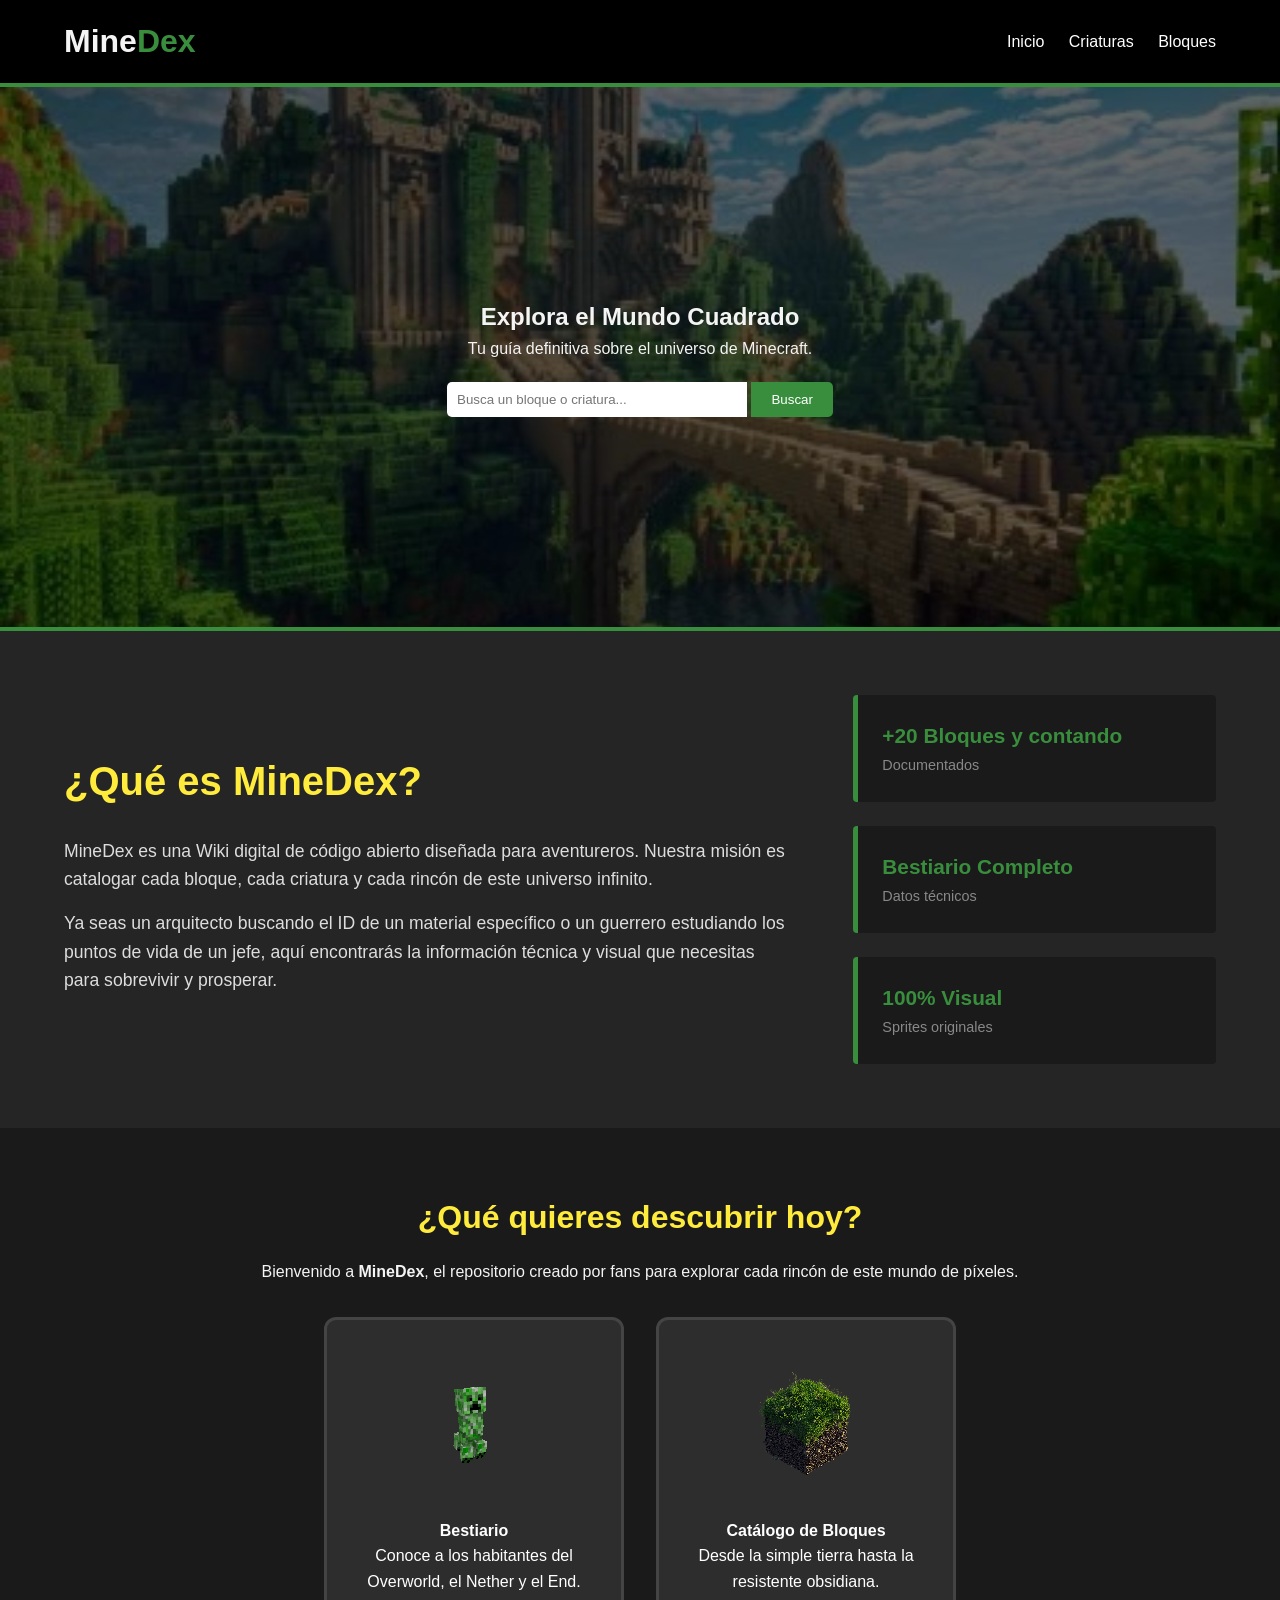
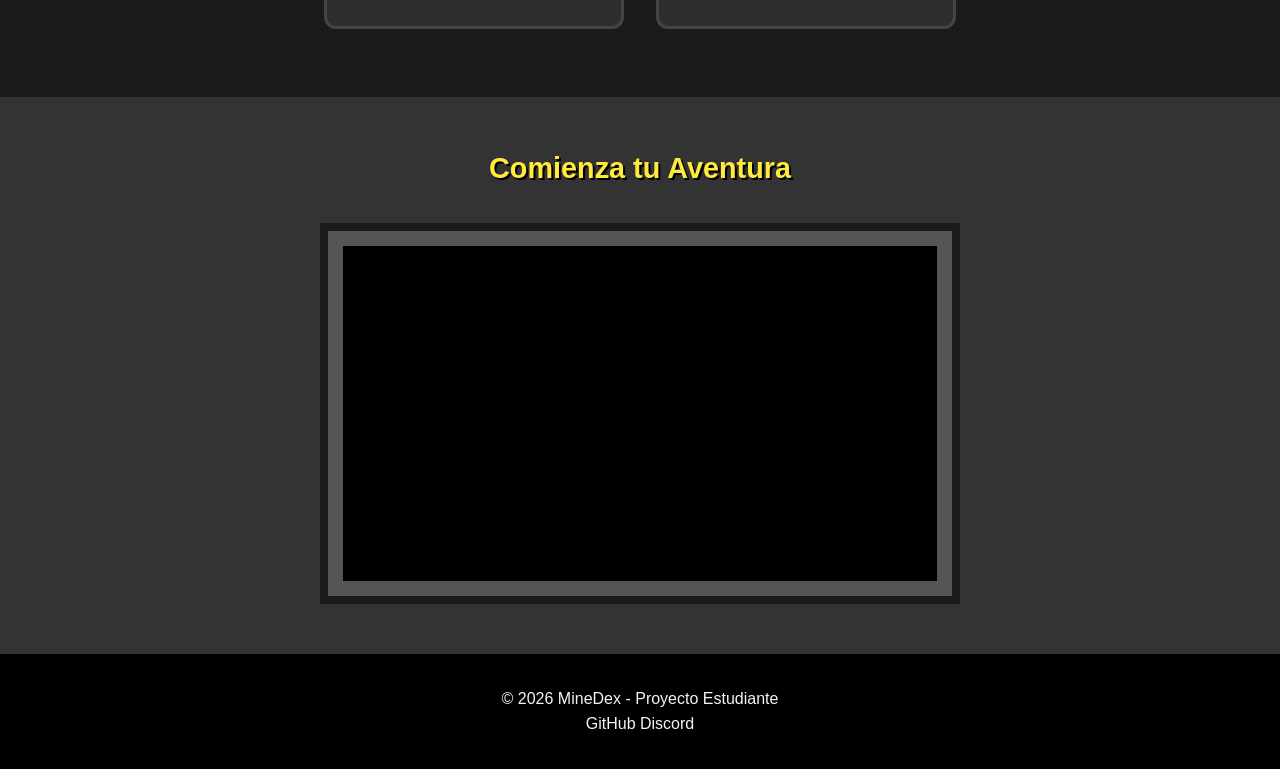
<file: index.html>
<!DOCTYPE html>
<html lang="es">
<head>
    <meta charset="UTF-8">
    <meta name="viewport" content="width=device-width, initial-scale=1.0">
    <title>MineDex - La Enciclopedia de Bloques</title>
    <link rel="stylesheet" href="style.css">
</head>
<body>

    <header class="header">
        <div class="logo">
            <h1>Mine<span>Dex</span></h1>
        </div>
        <nav class="nav">
            <a href="index.html">Inicio</a>
            <a href="criaturas.html">Criaturas</a>
            <a href="bloques.html">Bloques</a>
        </nav>
    </header>

    <main>
        <section class="hero">
            <div class="hero-content">
                <h2>Explora el Mundo Cuadrado</h2>
                <p>Tu guía definitiva sobre el universo de Minecraft.</p>
                <div class="search-bar">
                    <input type="text" placeholder="Busca un bloque o criatura...">
                    <button>Buscar</button>
                </div>
            </div>
        </section>

        <section class="about-wiki">
            <div class="about-container">
                <div class="about-text">
                    <h2>¿Qué es MineDex?</h2>
                    <p>
                        MineDex es una Wiki digital de código abierto diseñada para aventureros. 
                        Nuestra misión es catalogar cada bloque, cada criatura y cada rincón de este universo infinito.
                    </p>
                    <p>
                        Ya seas un arquitecto buscando el ID de un material específico o un guerrero estudiando los puntos de vida de un jefe, aquí encontrarás la información técnica y visual que necesitas para sobrevivir y prosperar.
                    </p>
                </div>
                <div class="about-features">
                    <div class="feature">
                        <strong>+20 Bloques y contando</strong>
                        <span>Documentados</span>
                    </div>
                    <div class="feature">
                        <strong>Bestiario Completo</strong>
                        <span>Datos técnicos</span>
                    </div>
                    <div class="feature">
                        <strong>100% Visual</strong>
                        <span>Sprites originales</span>
                    </div>
                </div>
            </div>
        </section>

        <section class="intro-navigation">
            <div class="container-info">
                <h3>¿Qué quieres descubrir hoy?</h3>
                <p>Bienvenido a <strong>MineDex</strong>, el repositorio creado por fans para explorar cada rincón de este mundo de píxeles.</p>
            </div>

            <div class="nav-cards">
                <a href="criaturas.html" class="nav-card-item">
                    <div class="card-icon">
                        <img src="img/creeper.gif" alt="Criaturas">
                    </div>
                    <h4>Bestiario</h4>
                    <p>Conoce a los habitantes del Overworld, el Nether y el End.</p>
                </a>

                <a href="bloques.html" class="nav-card-item">
                    <div class="card-icon">
                        <img src="img/grass_block.png" alt="Bloques">
                    </div>
                    <h4>Catálogo de Bloques</h4>
                    <p>Desde la simple tierra hasta la resistente obsidiana.</p>
                </a>
            </div>
        </section>

        <section class="multimedia">
            <h2>Comienza tu Aventura</h2>
            <div class="video-frame">
                <div class="video-ratio">
                    <iframe 
                        src="https://www.youtube.com/embed/kSv6qlPtvR0" 
                        title="YouTube video player" 
                        allowfullscreen>
                    </iframe>
                </div>
            </div>
        </section>
    </main>

    <footer class="footer">
        <p>&copy; 2026 MineDex - Proyecto Estudiante</p>
        <div class="social">
            <span>GitHub</span>
            <span>Discord</span>
        </div>
    </footer>

</body>
</html>
</file>
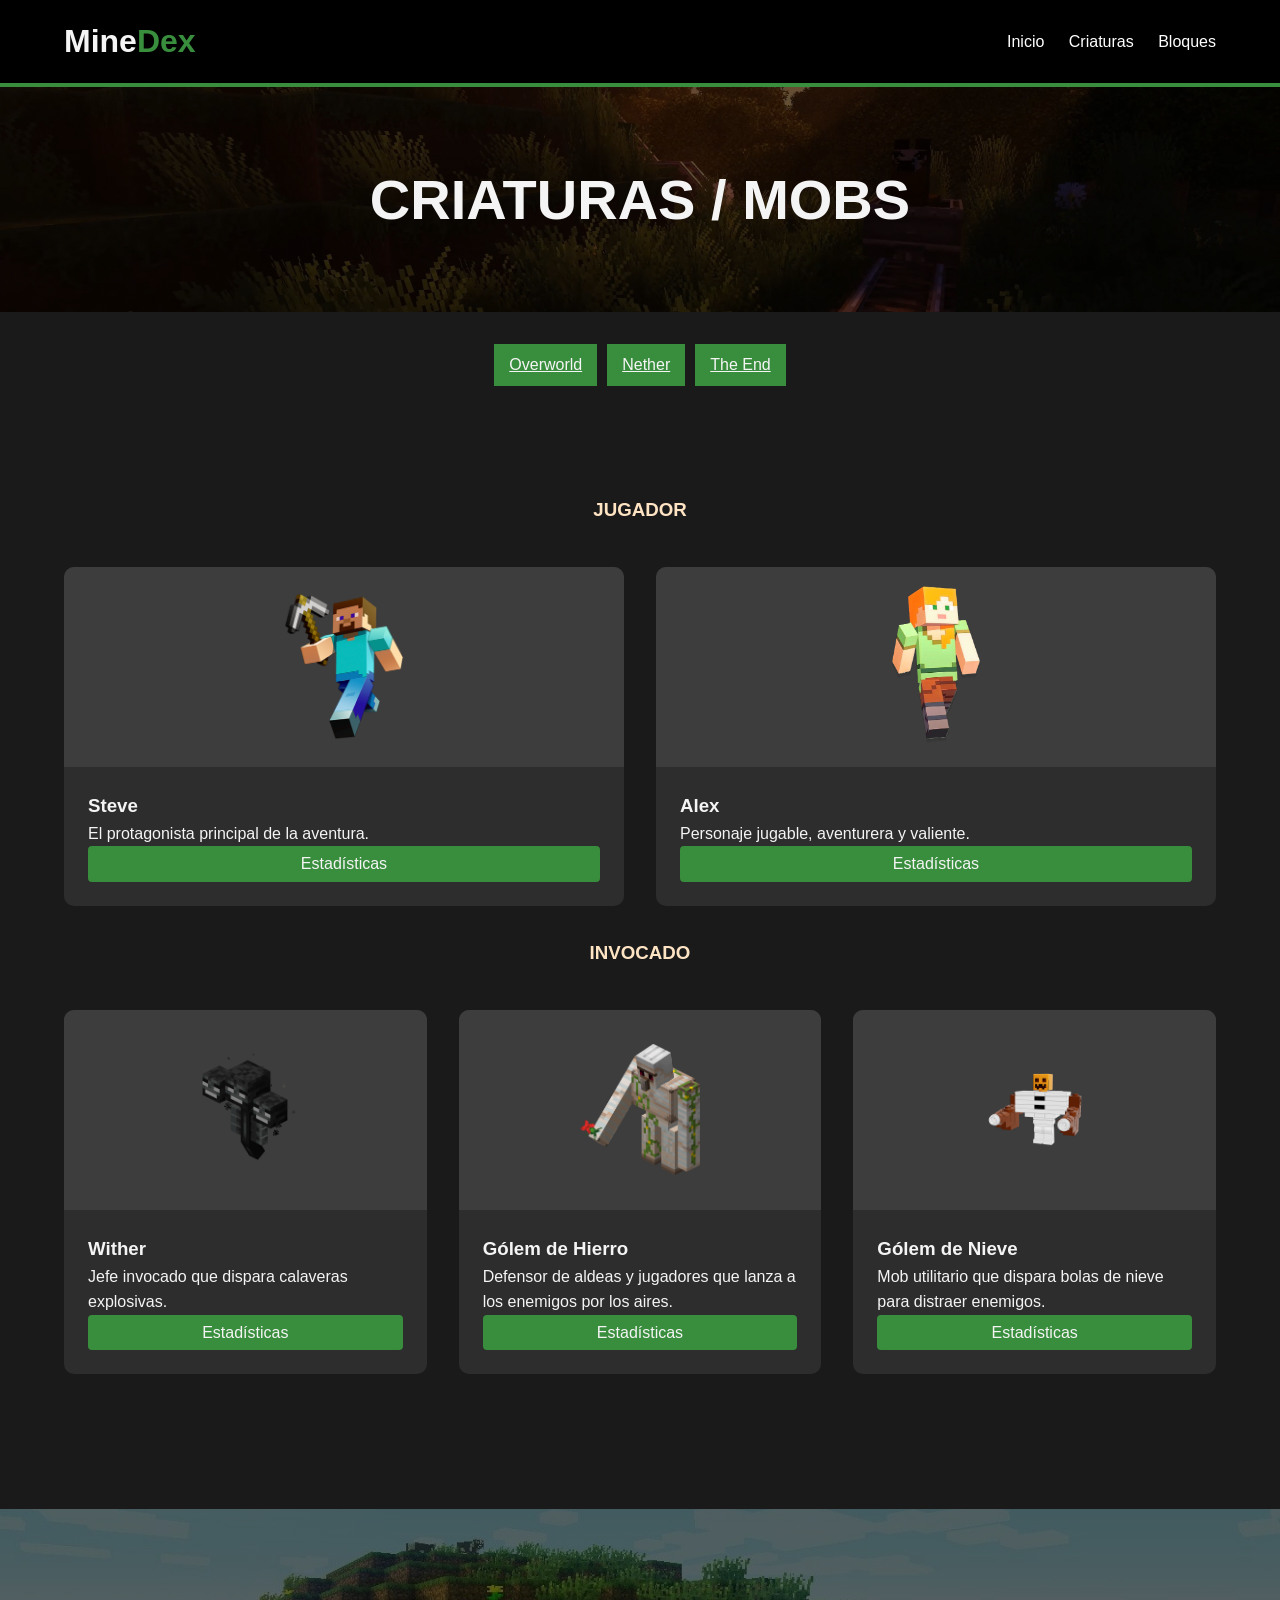
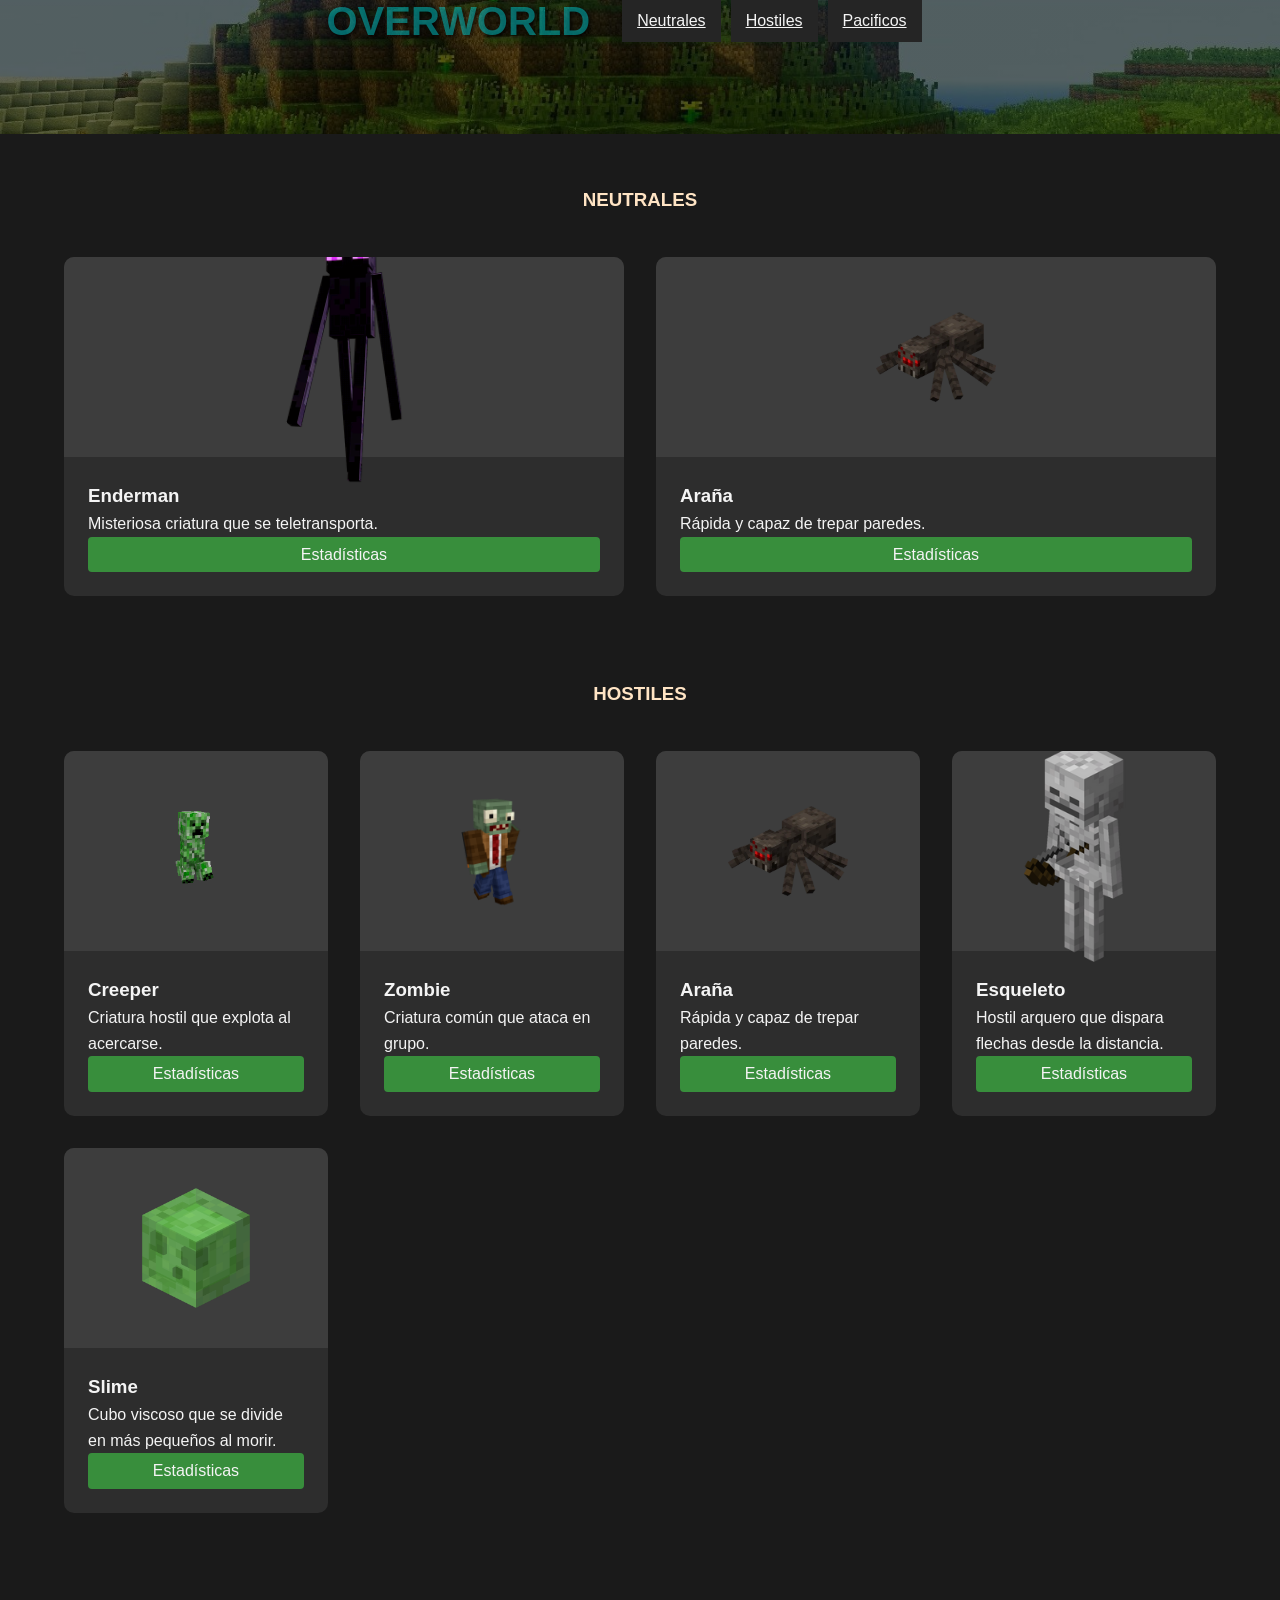
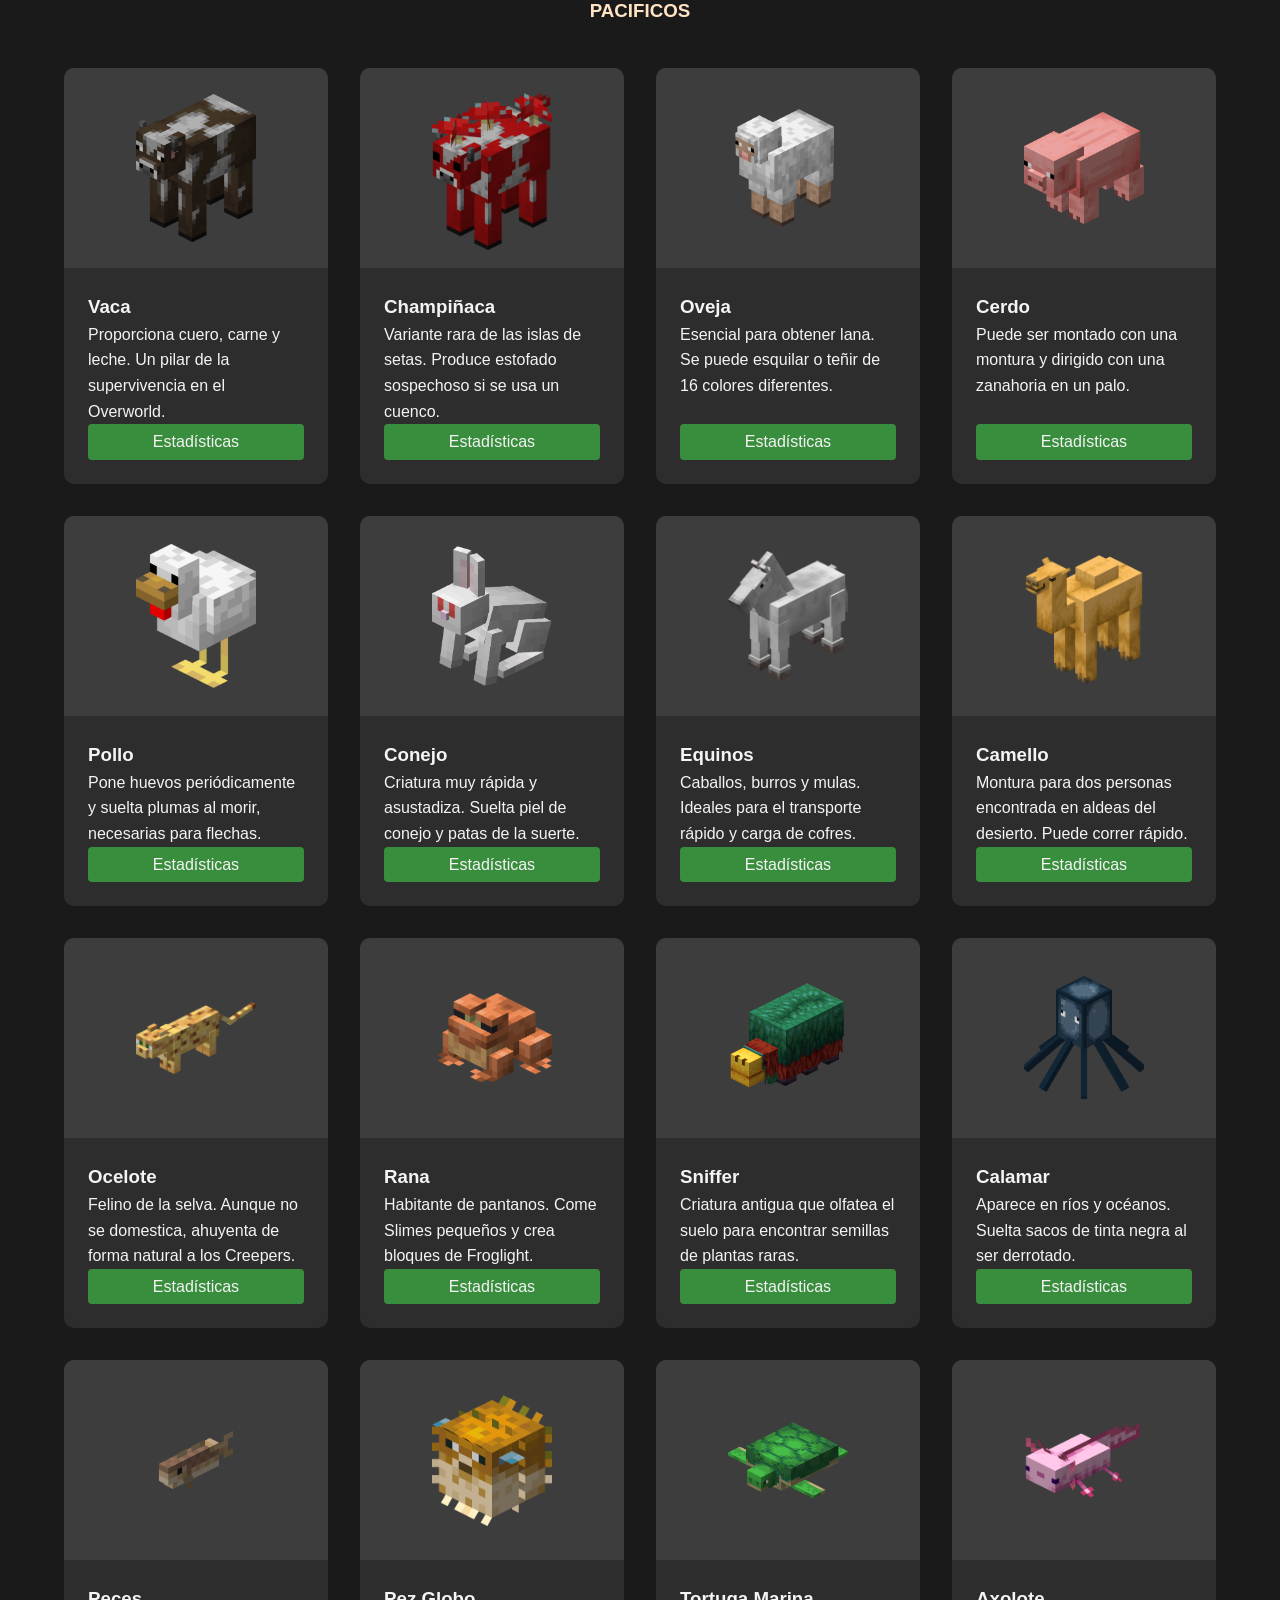
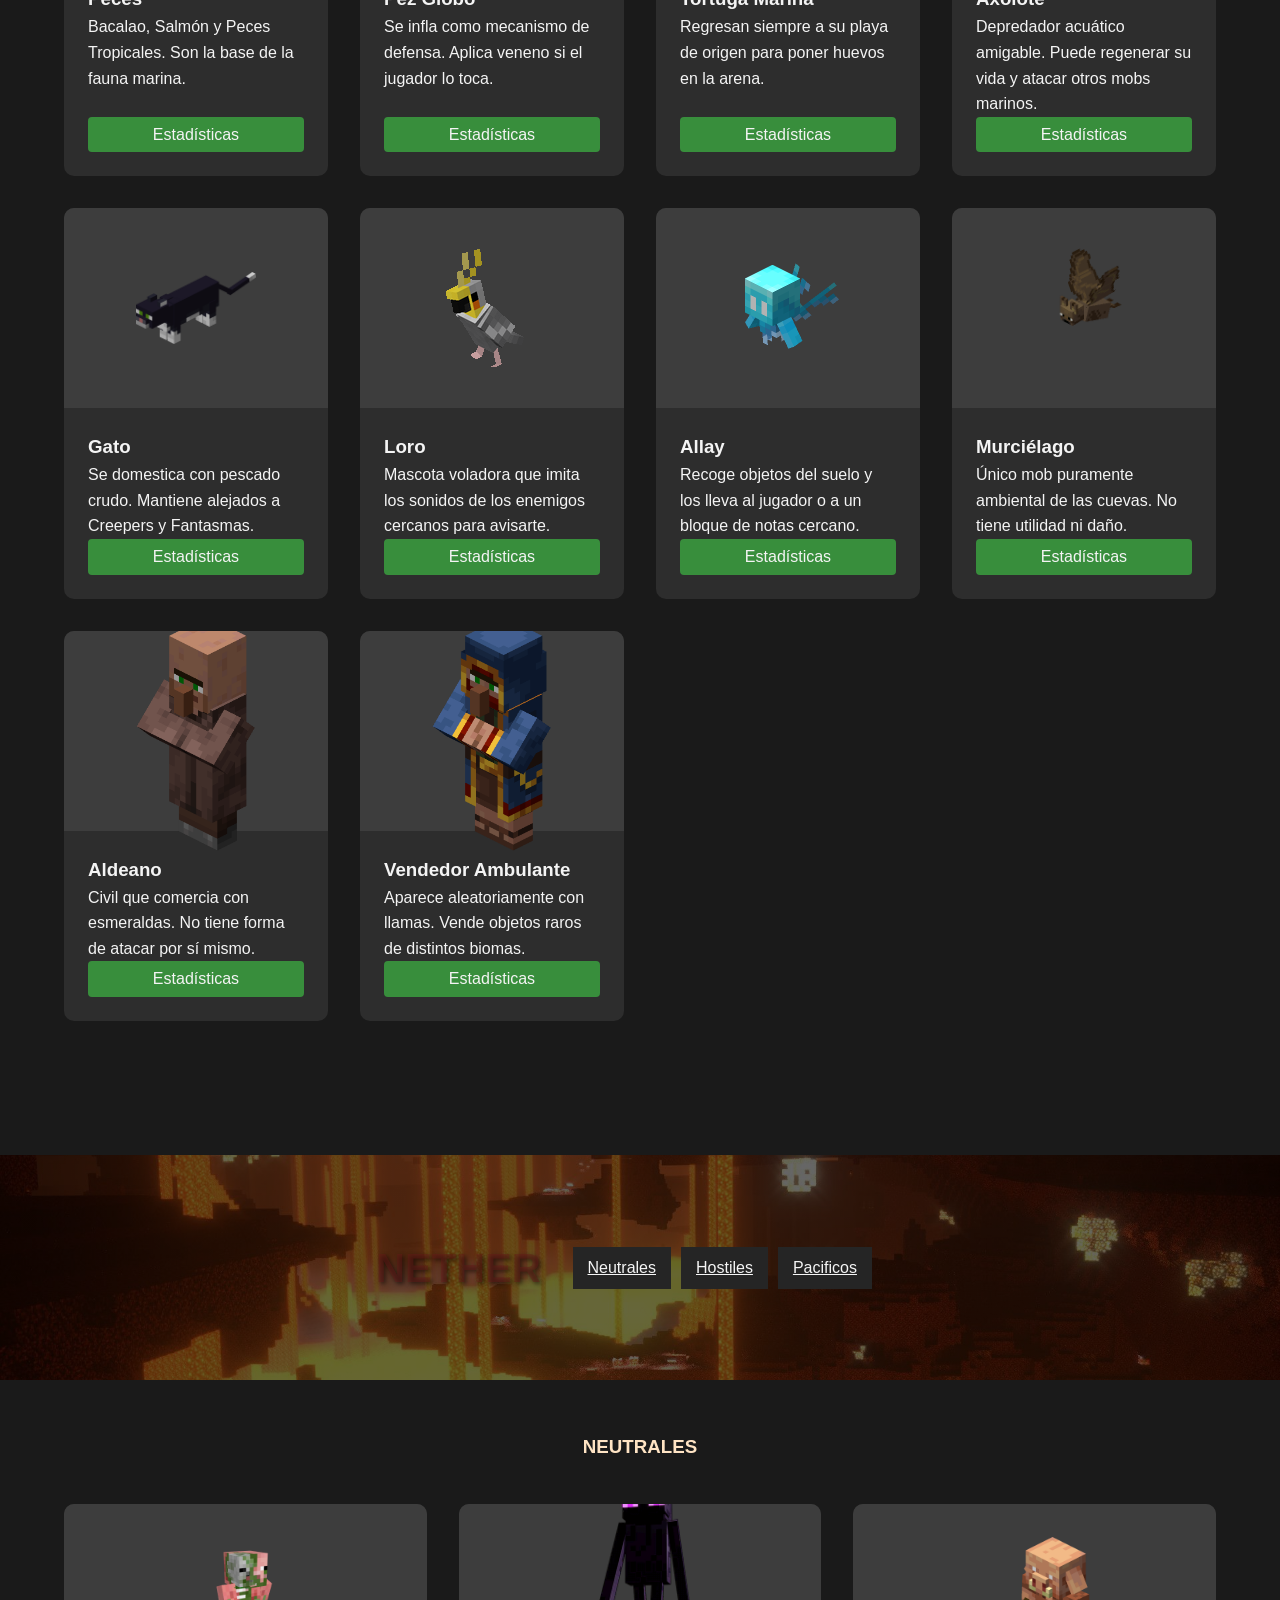
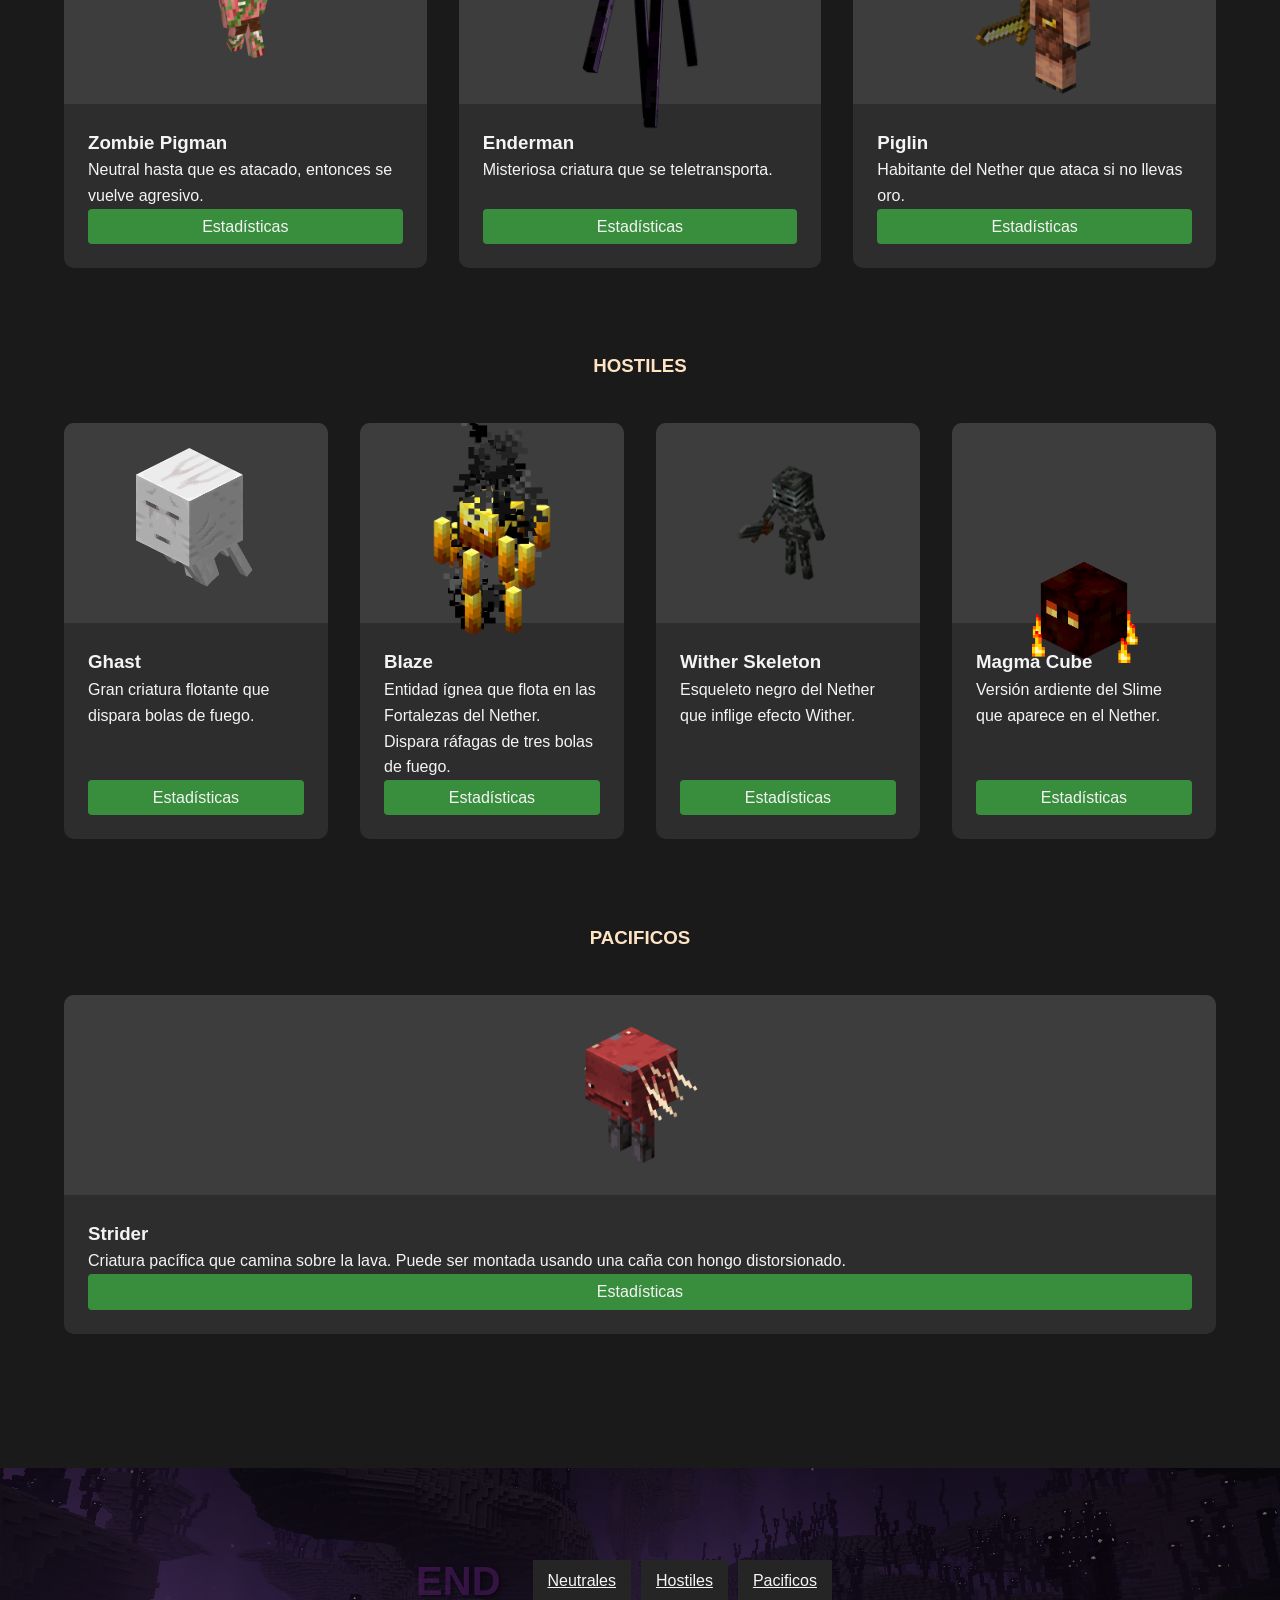
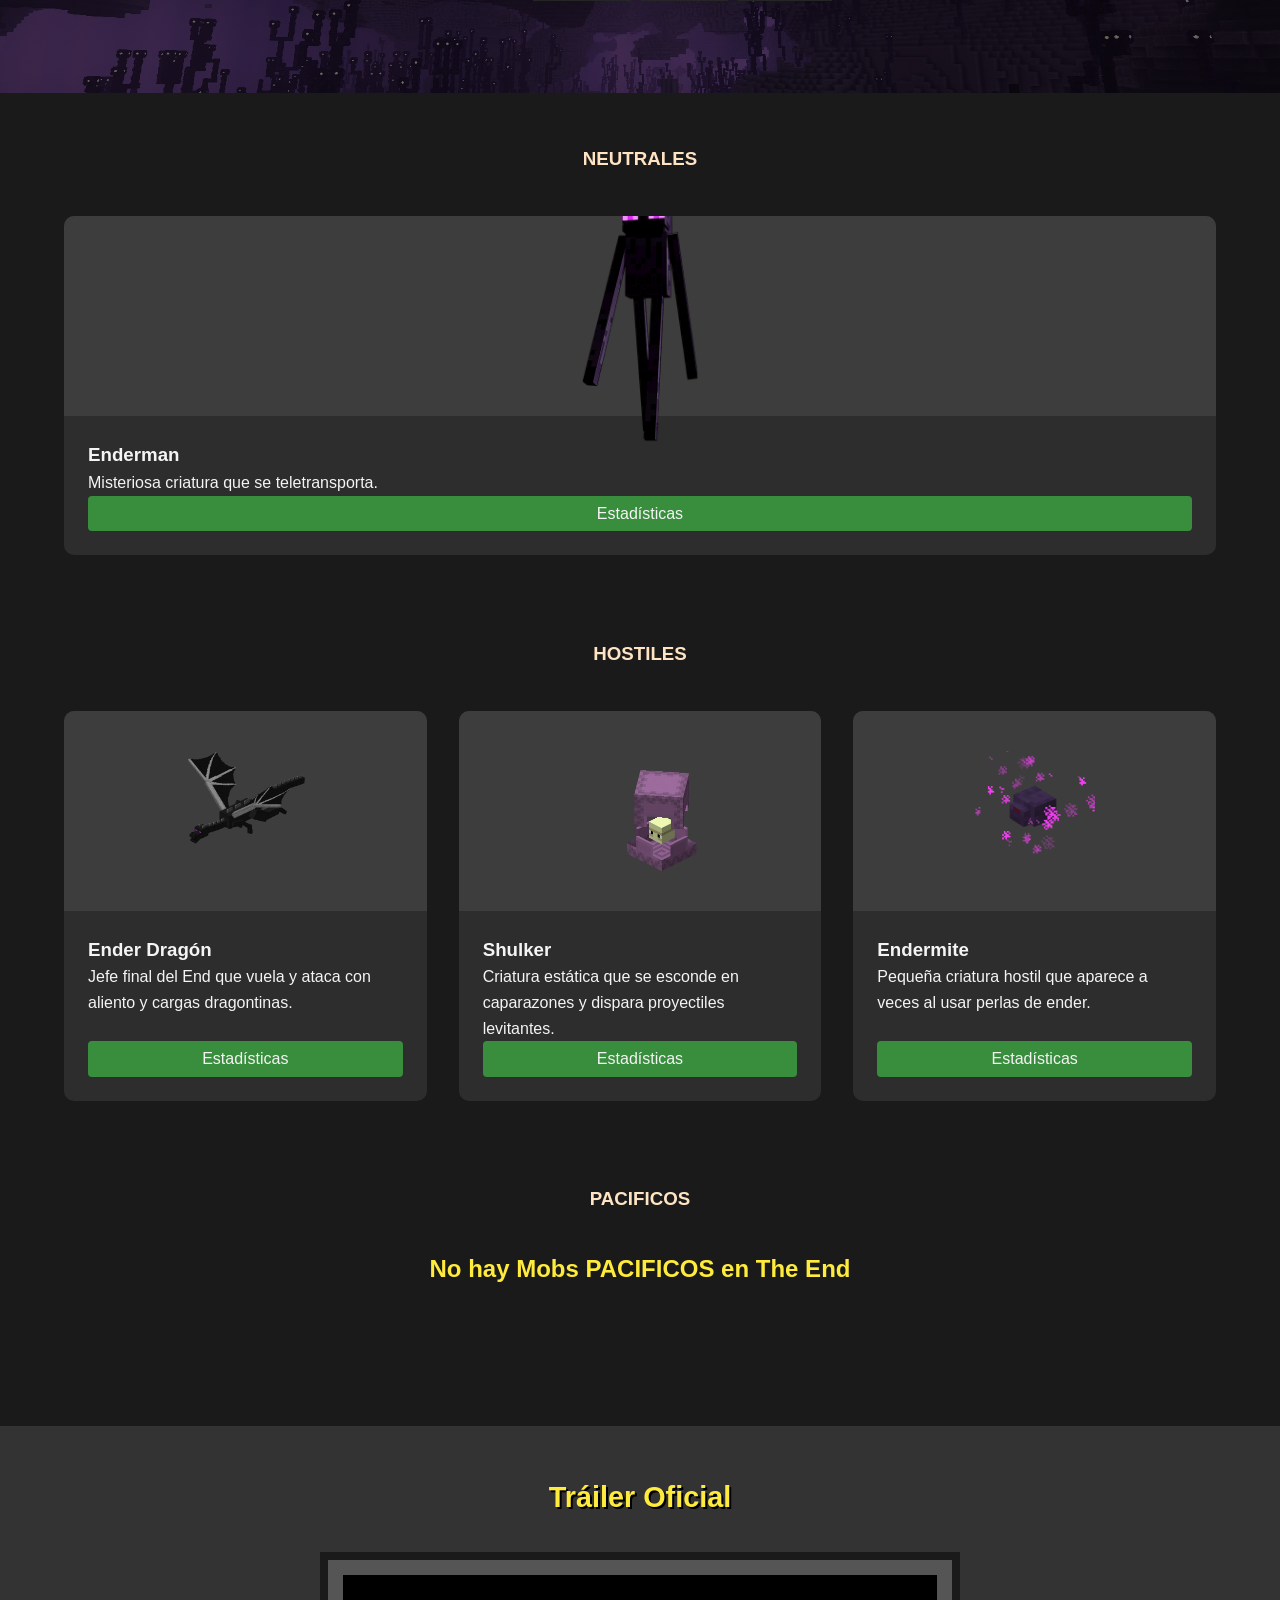
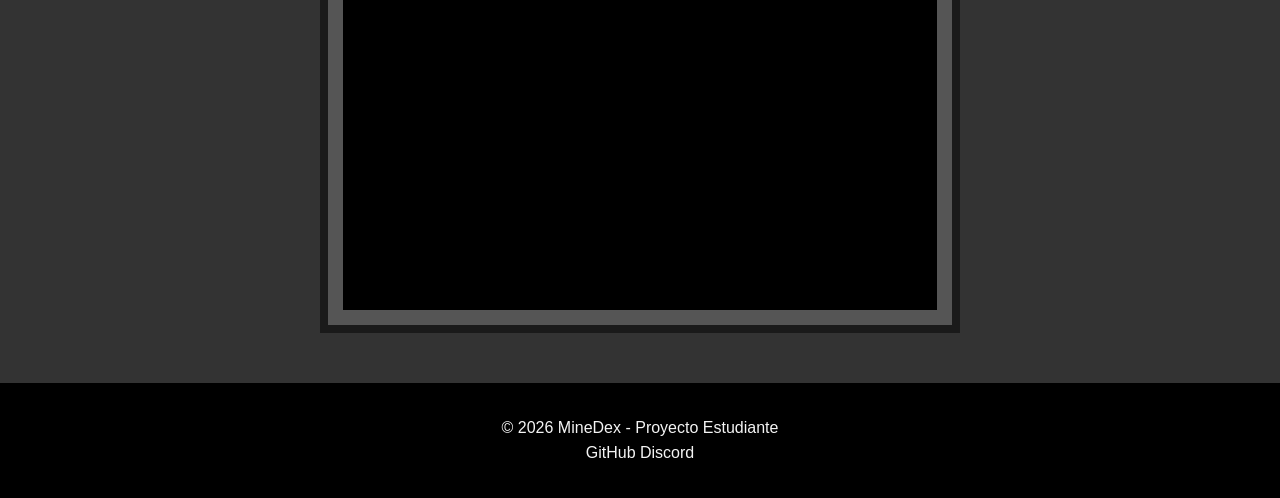
<file: criaturas.html>
<!DOCTYPE html>
<html lang="es">
<head>
    <meta charset="UTF-8">
    <meta name="viewport" content="width=device-width, initial-scale=1.0">
    <title>MineDex - La Enciclopedia de Bloques</title>
    <link rel="stylesheet" href="criaturas.css">
</head>
<body>

    <header class="header">
        <div class="logo">
            <h1>Mine<span>Dex</span></h1>
        </div>
        <nav class="nav">
            <a href="index.html">Inicio</a>
            <a href="criaturas.html">Criaturas</a>
            <a href="bloque.html">Bloques</a>
        </nav>
    </header>

    <main>
        <section class="hero">
            <h1 class="pixel-title-green">Criaturas / Mobs</h1>
        </section>
        <div class="filters">
                            <a href="#overworld" class="filter-btn active">Overworld</a>
                            <a href="#nether" class="filter-btn active">Nether</a>
                            <a href="#the-end" class="filter-btn active">The End</a>
        </div>
        <br>
        <br>
        <br>
            
        
        <section>
            <h3 style="color: bisque; text-align: center; height: 40px;">JUGADOR</h3>

            <section class="grid-container">
                <article class="card">
                    <div class="card-image">
                        <img src="img/steve.png" alt="Steve">
                    </div>
                    <div class="card-info">
                        <h3>Steve</h3>
                        <p>El protagonista principal de la aventura.</p>
                        <div class="tooltip">
                            <span>Estadísticas</span>
                            <ul class="stats">
                                <li>Vida: 20</li>
                                <li>Habilidad: Construir</li>
                                <li>Tipo: Jugador</li>
                            </ul>
                        </div>
                    </div>
                </article>

                <article class="card">
                    <div class="card-image">
                        <img src="img/alex.png" alt="Alex">
                    </div>
                    <div class="card-info">
                        <h3>Alex</h3>
                        <p>Personaje jugable, aventurera y valiente.</p>
                        <div class="tooltip">
                            <span>Estadísticas</span>
                            <ul class="stats">
                                <li>Vida: 20</li>
                                <li>Daño: Variable (según arma)</li>
                                <li>Tipo: Jugador</li>
                            </ul>
                        </div>
                    </div>
                </article>

            </section>
            <h3 style="color: bisque; text-align: center; height: 40px;">INVOCADO</h3>
            <section class="grid-container">
                <article class="card">
                    <div class="card-image">
                        <img src="img/wither.png" alt="Wither">
                    </div>
                    <div class="card-info">
                        <h3>Wither</h3>
                        <p>Jefe invocado que dispara calaveras explosivas.</p>
                        <div class="tooltip">
                            <span>Estadísticas</span>
                            <ul class="stats">
                                <li>Vida: 300</li>
                                <li>Daño: 8 (explosivo)</li>
                                <li>Tipo: Hostil</li>
                                <li>Dimensión: Nether / Overworld / End</li>
                                <li>Materiales: 4 Arena de Almas + 3 Cabezas de Wither</li>
                            </ul>
                        </div>
                    </div>
                </article>
                <article class="card">
                    <div class="card-image">
                        <img src="img/iron-golem.png" alt="Gólem de Hierro">
                    </div>
                    <div class="card-info">
                        <h3>Gólem de Hierro</h3>
                        <p>Defensor de aldeas y jugadores que lanza a los enemigos por los aires.</p>
                        <div class="tooltip">
                            <span>Estadísticas</span>
                            <ul class="stats">
                                <li>Vida: 100</li>
                                <li>Daño: 7.5 a 21.5</li>
                                <li>Tipo: Neutral / Defensivo</li>
                                <li>Dimensión: Nether / Overworld / End</li>
                                <li>Materiales: 4 Bloques de Hierro + 1 Calabaza</li>
                            </ul>
                        </div>
                    </div>
                </article>
                <article class="card">
                    <div class="card-image">
                        <img src="img/snow-golem.png" alt="Gólem de Nieve">
                    </div>
                    <div class="card-info">
                        <h3>Gólem de Nieve</h3>
                        <p>Mob utilitario que dispara bolas de nieve para distraer enemigos.</p>
                        <div class="tooltip">
                            <span>Estadísticas</span>
                            <ul class="stats">
                                <li>Vida: 4</li>
                                <li>Daño: 0 (Causa daño solo a Blazes)</li>
                                <li>Tipo: Neutral / Defensivo</li>
                                <li>Dimension: Nether (Se muere)/ Overworld / End</li>
                                <li>Materiales: 2 Bloques de Nieve + 1 Calabaza</li>
                            </ul>
                        </div>
                    </div>
                </article>
            </section>
            <br>
            <br>
            <br> 
            <br>
        </section>
            <section id="overworld"></section>
            <div>
                <section class="overworld">
                <h2 class="title-overworld">Overworld</h2>
                
                <div class="filters">
                            <a href="#neutrales_overworld" class="seccion">Neutrales</a>
                            <a href="#hostiles_overworld" class="seccion">Hostiles</a>
                            <a href="#pacificos_overworld" class="seccion">Pacificos</a>
                </div>
            </div>
            <section id="neutrales_overworld"></section>
            <br>
            <br>
            <div>
                <h3 style="color: bisque; text-align: center; height: 40px;">NEUTRALES</h3>
                <section class="grid-container">
                    <article class="card">
                        <div class="card-image">
                            <img src="img/enderman.png" alt="Enderman">
                        </div>
                        <div class="card-info">
                            <h3>Enderman</h3>
                            <p>Misteriosa criatura que se teletransporta.</p>
                            <div class="tooltip">
                                <span>Estadísticas</span>
                                <ul class="stats">
                                    <li>Vida: 40</li>
                                    <li>Daño: 7</li>
                                    <li>Tipo: Neutral</li>
                                </ul>
                            </div>
                        </div>
                    </article>

                    <article class="card">
                        <div class="card-image">
                            <img src="img/spider.png" alt="Araña">
                        </div>
                        <div class="card-info">
                            <h3>Araña</h3>
                            <p>Rápida y capaz de trepar paredes.</p>
                            <div class="tooltip">
                                <span>Estadísticas</span>
                                <ul class="stats">
                                    <li>Vida: 16</li>
                                    <li>Daño: 2</li>
                                    <li>Tipo: Hostil (de noche)</li>
                                </ul>
                            </div>
                        </div>
                    </article>
                </section>
                <section id="hostiles_overworld"></section>
                <br>
                <br>
                <h3 style="color: bisque; text-align: center; height: 40px;">HOSTILES</h3>
                <section class="grid-container">
                    <article class="card">
                        <div class="card-image">
                            <img src="img/creeper.gif" alt="Creeper">
                        </div>
                        <div class="card-info">
                            <h3>Creeper</h3>
                            <p>Criatura hostil que explota al acercarse.</p>
                            <div class="tooltip">
                                <span>Estadísticas</span>
                                <ul class="stats">
                                    <li>Vida: 20</li>
                                    <li>Daño: Variable</li>
                                    <li>Tipo: Hostil</li>
                                </ul>
                            </div>
                        </div>
                    </article>
                    <article class="card">
                        <div class="card-image">
                            <img src="img/zombie.png" alt="Zombie">
                        </div>
                        <div class="card-info">
                            <h3>Zombie</h3>
                            <p>Criatura común que ataca en grupo.</p>
                            <div class="tooltip">
                                <span>Estadísticas</span>
                                <ul class="stats">
                                    <li>Vida: 20</li>
                                    <li>Daño: 3</li>
                                    <li>Tipo: Hostil</li>
                                </ul>
                            </div>
                        </div>
                    </article>
                    <article class="card">
                        <div class="card-image">
                            <img src="img/spider.png" alt="Araña">
                        </div>
                        <div class="card-info">
                            <h3>Araña</h3>
                            <p>Rápida y capaz de trepar paredes.</p>
                            <div class="tooltip">
                                <span>Estadísticas</span>
                                <ul class="stats">
                                    <li>Vida: 16</li>
                                    <li>Daño: 2</li>
                                    <li>Tipo: Hostil (de noche)</li>
                                </ul>
                            </div>
                        </div>
                    </article>

                    <article class="card">
                        <div class="card-image">
                            <img src="img/skeleton.png" alt="Esqueleto">
                        </div>
                        <div class="card-info">
                            <h3>Esqueleto</h3>
                            <p>Hostil arquero que dispara flechas desde la distancia.</p>
                            <div class="tooltip">
                                <span>Estadísticas</span>
                                <ul class="stats">
                                    <li>Vida: 20</li>
                                    <li>Daño: 2-5 (flechas)</li>
                                    <li>Tipo: Hostil</li>
                                </ul>
                            </div>
                        </div>
                    </article>

                    <article class="card">
                        <div class="card-image">
                            <img src="img/slime.png" alt="Slime">
                        </div>
                        <div class="card-info">
                            <h3>Slime</h3>
                            <p>Cubo viscoso que se divide en más pequeños al morir.</p>
                            <div class="tooltip">
                                <span>Estadísticas</span>
                                <ul class="stats">
                                    <li>Vida: Variable (según tamaño)</li>
                                    <li>Daño: 2-4</li>
                                    <li>Tipo: Hostil</li>
                                </ul>
                            </div>
                        </div>
                    </article>

                </section>

                <section id="pacificos_overworld"></section>
                <br>
                <br>
                <h3 style="color: bisque; text-align: center; height: 40px;">PACIFICOS</h3>

                    </div>
                    <section class="grid-container">
                        <article class="card">
                            <div class="card-image">
                                <img src="img/cow.png" alt="Vaca">
                            </div>
                            <div class="card-info">
                                <h3>Vaca</h3>
                                <p>Proporciona cuero, carne y leche. Un pilar de la supervivencia en el Overworld.</p>
                                <div class="tooltip">
                                    <span>Estadísticas</span>
                                    <ul class="stats">
                                        <li>Vida: 10</li>
                                        <li>Daño: 0</li>
                                        <li>Tipo: Pasivo</li>
                                    </ul>
                                </div>
                            </div>
                        </article>

                        <article class="card">
                            <div class="card-image">
                                <img src="img/mooshroom.png" alt="Champiñaca">
                            </div>
                            <div class="card-info">
                                <h3>Champiñaca</h3>
                                <p>Variante rara de las islas de setas. Produce estofado sospechoso si se usa un cuenco.</p>
                                <div class="tooltip">
                                    <span>Estadísticas</span>
                                    <ul class="stats">
                                        <li>Vida: 10</li>
                                        <li>Daño: 0</li>
                                        <li>Tipo: Pasivo</li>
                                    </ul>
                                </div>
                            </div>
                        </article>

                        <article class="card">
                            <div class="card-image">
                                <img src="img/sheep.png" alt="Oveja">
                            </div>
                            <div class="card-info">
                                <h3>Oveja</h3>
                                <p>Esencial para obtener lana. Se puede esquilar o teñir de 16 colores diferentes.</p>
                                <div class="tooltip">
                                    <span>Estadísticas</span>
                                    <ul class="stats">
                                        <li>Vida: 8</li>
                                        <li>Daño: 0</li>
                                        <li>Tipo: Pasivo</li>
                                    </ul>
                                </div>
                            </div>
                        </article>

                        <article class="card">
                            <div class="card-image">
                                <img src="img/pig.png" alt="Cerdo">
                            </div>
                            <div class="card-info">
                                <h3>Cerdo</h3>
                                <p>Puede ser montado con una montura y dirigido con una zanahoria en un palo.</p>
                                <div class="tooltip">
                                    <span>Estadísticas</span>
                                    <ul class="stats">
                                        <li>Vida: 10</li>
                                        <li>Daño: 0</li>
                                        <li>Tipo: Pasivo</li>
                                    </ul>
                                </div>
                            </div>
                        </article>

                        <article class="card">
                            <div class="card-image">
                                <img src="img/chicken.png" alt="Pollo">
                            </div>
                            <div class="card-info">
                                <h3>Pollo</h3>
                                <p>Pone huevos periódicamente y suelta plumas al morir, necesarias para flechas.</p>
                                <div class="tooltip">
                                    <span>Estadísticas</span>
                                    <ul class="stats">
                                        <li>Vida: 4</li>
                                        <li>Daño: 0</li>
                                        <li>Tipo: Pasivo</li>
                                    </ul>
                                </div>
                            </div>
                        </article>

                        <article class="card">
                            <div class="card-image">
                                <img src="img/rabbit.png" alt="Conejo">
                            </div>
                            <div class="card-info">
                                <h3>Conejo</h3>
                                <p>Criatura muy rápida y asustadiza. Suelta piel de conejo y patas de la suerte.</p>
                                <div class="tooltip">
                                    <span>Estadísticas</span>
                                    <ul class="stats">
                                        <li>Vida: 3</li>
                                        <li>Daño: 0</li>
                                        <li>Tipo: Pasivo</li>
                                    </ul>
                                </div>
                            </div>
                        </article>

                        <article class="card">
                            <div class="card-image">
                                <img src="img/horse.png" alt="Caballo">
                            </div>
                            <div class="card-info">
                                <h3>Equinos</h3>
                                <p>Caballos, burros y mulas. Ideales para el transporte rápido y carga de cofres.</p>
                                <div class="tooltip">
                                    <span>Estadísticas</span>
                                    <ul class="stats">
                                        <li>Vida: 15-30</li>
                                        <li>Daño: 0</li>
                                        <li>Tipo: Pasivo</li>
                                    </ul>
                                </div>
                            </div>
                        </article>

                        <article class="card">
                            <div class="card-image">
                                <img src="img/camel.png" alt="Camello">
                            </div>
                            <div class="card-info">
                                <h3>Camello</h3>
                                <p>Montura para dos personas encontrada en aldeas del desierto. Puede correr rápido.</p>
                                <div class="tooltip">
                                    <span>Estadísticas</span>
                                    <ul class="stats">
                                        <li>Vida: 32</li>
                                        <li>Daño: 0</li>
                                        <li>Tipo: Pasivo</li>
                                    </ul>
                                </div>
                            </div>
                        </article>

                        <article class="card">
                            <div class="card-image">
                                <img src="img/ocelot.png" alt="Ocelote">
                            </div>
                            <div class="card-info">
                                <h3>Ocelote</h3>
                                <p>Felino de la selva. Aunque no se domestica, ahuyenta de forma natural a los Creepers.</p>
                                <div class="tooltip">
                                    <span>Estadísticas</span>
                                    <ul class="stats">
                                        <li>Vida: 10</li>
                                        <li>Daño: 0</li>
                                        <li>Tipo: Pasivo</li>
                                    </ul>
                                </div>
                            </div>
                        </article>

                        <article class="card">
                            <div class="card-image">
                                <img src="img/frog.png" alt="Rana">
                            </div>
                            <div class="card-info">
                                <h3>Rana</h3>
                                <p>Habitante de pantanos. Come Slimes pequeños y crea bloques de Froglight.</p>
                                <div class="tooltip">
                                    <span>Estadísticas</span>
                                    <ul class="stats">
                                        <li>Vida: 10</li>
                                        <li>Daño: 0</li>
                                        <li>Tipo: Pasivo</li>
                                    </ul>
                                </div>
                            </div>
                        </article>

                        <article class="card">
                            <div class="card-image">
                                <img src="img/sniffer.png" alt="Sniffer">
                            </div>
                            <div class="card-info">
                                <h3>Sniffer</h3>
                                <p>Criatura antigua que olfatea el suelo para encontrar semillas de plantas raras.</p>
                                <div class="tooltip">
                                    <span>Estadísticas</span>
                                    <ul class="stats">
                                        <li>Vida: 14</li>
                                        <li>Daño: 0</li>
                                        <li>Tipo: Pasivo</li>
                                    </ul>
                                </div>
                            </div>
                        </article>

                        <article class="card">
                            <div class="card-image">
                                <img src="img/squid.png" alt="Calamar">
                            </div>
                            <div class="card-info">
                                <h3>Calamar</h3>
                                <p>Aparece en ríos y océanos. Suelta sacos de tinta negra al ser derrotado.</p>
                                <div class="tooltip">
                                    <span>Estadísticas</span>
                                    <ul class="stats">
                                        <li>Vida: 10</li>
                                        <li>Daño: 0</li>
                                        <li>Tipo: Pasivo</li>
                                    </ul>
                                </div>
                            </div>
                        </article>

                        <article class="card">
                            <div class="card-image">
                                <img src="img/fish.png" alt="Peces">
                            </div>
                            <div class="card-info">
                                <h3>Peces</h3>
                                <p>Bacalao, Salmón y Peces Tropicales. Son la base de la fauna marina.</p>
                                <div class="tooltip">
                                    <span>Estadísticas</span>
                                    <ul class="stats">
                                        <li>Vida: 3</li>
                                        <li>Daño: 0</li>
                                        <li>Tipo: Pasivo</li>
                                    </ul>
                                </div>
                            </div>
                        </article>

                        <article class="card">
                            <div class="card-image">
                                <img src="img/pufferfish.png" alt="Pez Globo">
                            </div>
                            <div class="card-info">
                                <h3>Pez Globo</h3>
                                <p>Se infla como mecanismo de defensa. Aplica veneno si el jugador lo toca.</p>
                                <div class="tooltip">
                                    <span>Estadísticas</span>
                                    <ul class="stats">
                                        <li>Vida: 3</li>
                                        <li>Daño: 0 (Veneno)</li>
                                        <li>Tipo: Pasivo</li>
                                    </ul>
                                </div>
                            </div>
                        </article>

                        <article class="card">
                            <div class="card-image">
                                <img src="img/turtle.png" alt="Tortuga">
                            </div>
                            <div class="card-info">
                                <h3>Tortuga Marina</h3>
                                <p>Regresan siempre a su playa de origen para poner huevos en la arena.</p>
                                <div class="tooltip">
                                    <span>Estadísticas</span>
                                    <ul class="stats">
                                        <li>Vida: 30</li>
                                        <li>Daño: 0</li>
                                        <li>Tipo: Pasivo</li>
                                    </ul>
                                </div>
                            </div>
                        </article>

                        <article class="card">
                            <div class="card-image">
                                <img src="img/axolotl.png" alt="Axolote">
                            </div>
                            <div class="card-info">
                                <h3>Axolote</h3>
                                <p>Depredador acuático amigable. Puede regenerar su vida y atacar otros mobs marinos.</p>
                                <div class="tooltip">
                                    <span>Estadísticas</span>
                                    <ul class="stats">
                                        <li>Vida: 14</li>
                                        <li>Daño: 2 (a mobs)</li>
                                        <li>Tipo: Pasivo</li>
                                    </ul>
                                </div>
                            </div>
                        </article>

                        <article class="card">
                            <div class="card-image">
                                <img src="img/cat.png" alt="Gato">
                            </div>
                            <div class="card-info">
                                <h3>Gato</h3>
                                <p>Se domestica con pescado crudo. Mantiene alejados a Creepers y Fantasmas.</p>
                                <div class="tooltip">
                                    <span>Estadísticas</span>
                                    <ul class="stats">
                                        <li>Vida: 10</li>
                                        <li>Daño: 0</li>
                                        <li>Tipo: Pasivo</li>
                                    </ul>
                                </div>
                            </div>
                        </article>

                        <article class="card">
                            <div class="card-image">
                                <img src="img/parrot.gif" alt="Loro">
                            </div>
                            <div class="card-info">
                                <h3>Loro</h3>
                                <p>Mascota voladora que imita los sonidos de los enemigos cercanos para avisarte.</p>
                                <div class="tooltip">
                                    <span>Estadísticas</span>
                                    <ul class="stats">
                                        <li>Vida: 6</li>
                                        <li>Daño: 0</li>
                                        <li>Tipo: Pasivo</li>
                                    </ul>
                                </div>
                            </div>
                        </article>

                        <article class="card">
                            <div class="card-image">
                                <img src="img/allay.png" alt="Allay">
                            </div>
                            <div class="card-info">
                                <h3>Allay</h3>
                                <p>Recoge objetos del suelo y los lleva al jugador o a un bloque de notas cercano.</p>
                                <div class="tooltip">
                                    <span>Estadísticas</span>
                                    <ul class="stats">
                                        <li>Vida: 20</li>
                                        <li>Daño: 0</li>
                                        <li>Tipo: Pasivo</li>
                                    </ul>
                                </div>
                            </div>
                        </article>

                        <article class="card">
                            <div class="card-image">
                                <img src="img/bat.png" alt="Murciélago">
                            </div>
                            <div class="card-info">
                                <h3>Murciélago</h3>
                                <p>Único mob puramente ambiental de las cuevas. No tiene utilidad ni daño.</p>
                                <div class="tooltip">
                                    <span>Estadísticas</span>
                                    <ul class="stats">
                                        <li>Vida: 6</li>
                                        <li>Daño: 0</li>
                                        <li>Tipo: Pasivo</li>
                                    </ul>
                                </div>
                            </div>
                        </article>

                        <article class="card">
                            <div class="card-image">
                                <img src="img/villager.png" alt="Aldeano">
                            </div>
                            <div class="card-info">
                                <h3>Aldeano</h3>
                                <p>Civil que comercia con esmeraldas. No tiene forma de atacar por sí mismo.</p>
                                <div class="tooltip">
                                    <span>Estadísticas</span>
                                    <ul class="stats">
                                        <li>Vida: 20</li>
                                        <li>Daño: 0</li>
                                        <li>Tipo: Pasivo</li>
                                    </ul>
                                </div>
                            </div>
                        </article>

                        <article class="card">
                            <div class="card-image">
                                <img src="img/wandering_trader.png" alt="Vendedor Ambulante">
                            </div>
                            <div class="card-info">
                                <h3>Vendedor Ambulante</h3>
                                <p>Aparece aleatoriamente con llamas. Vende objetos raros de distintos biomas.</p>
                                <div class="tooltip">
                                    <span>Estadísticas</span>
                                    <ul class="stats">
                                        <li>Vida: 20</li>
                                        <li>Daño: 0</li>
                                        <li>Tipo: Pasivo</li>
                                    </ul>
                                </div>
                            </div>
                        </article>
                    </section>
                    <br>
                    <br>
                    <br>
                    <br>
                    <div>
                    <section class="nether">
                        <section id="nether"></section>
                        <h2 class="title-nether">NETHER</h2>
                        
                        <div class="filters">
                            <a href="#neutrales-nether" class="seccion">Neutrales</a>
                            <a href="#hostiles-nether" class="seccion">Hostiles</a>
                            <a href="#pacificos-nether" class="seccion">Pacificos</a>
                        </div>
                    </div>
                    <section id="neutrales-nether"></section>
                    <br>
                    <br>

            <div>
                <h3 style="color: bisque; text-align: center; height: 40px;">NEUTRALES</h3>
                <section id="neutrales-nether"></section>
                    <section class="grid-container">
                        <article class="card">
                            <div class="card-image">
                                <img src="img/zombie_pigman.png" alt="Zombie Pigman">
                            </div>
                            <div class="card-info">
                                <h3>Zombie Pigman</h3>
                                <p>Neutral hasta que es atacado, entonces se vuelve agresivo.</p>
                                <div class="tooltip">
                                    <span>Estadísticas</span>
                                    <ul class="stats">
                                        <li>Vida: 20</li>
                                        <li>Daño: 7 (espada de oro)</li>
                                        <li>Tipo: Neutral/Hostil</li>
                                    </ul>
                                </div>
                            </div>
                        </article>
                        <article class="card">
                            <div class="card-image">
                                <img src="img/enderman.png" alt="Enderman">
                            </div>
                            <div class="card-info">
                                <h3>Enderman</h3>
                                <p>Misteriosa criatura que se teletransporta.</p>
                                <div class="tooltip">
                                    <span>Estadísticas</span>
                                    <ul class="stats">
                                        <li>Vida: 40</li>
                                        <li>Daño: 7</li>
                                        <li>Tipo: Neutral</li>
                                    </ul>
                                </div>
                            </div>
                        </article>
                        <article class="card">
                            <div class="card-image">
                                <img src="img/piglin.png" alt="Piglin">
                            </div>
                            <div class="card-info">
                                <h3>Piglin</h3>
                                <p>Habitante del Nether que ataca si no llevas oro.</p>
                                <div class="tooltip">
                                    <span>Estadísticas</span>
                                    <ul class="stats">
                                        <li>Vida: 16</li>
                                        <li>Daño: 5-9 (espada/ballesta)</li>
                                        <li>Tipo: Hostil/Neutral</li>
                                    </ul>
                                </div>
                            </div>
                        </article>
                    </section>
                
                <section id="hostiles-nether"></section>
                <br>
                <br>

                <h3 style="color: bisque; text-align: center; height: 40px;">HOSTILES</h3>
                
                <section class="grid-container">
                    <article class="card">
                        <div class="card-image">
                            <img src="img/ghast.gif" alt="Ghast">
                        </div>
                        <div class="card-info">
                            <h3>Ghast</h3>
                            <p>Gran criatura flotante que dispara bolas de fuego.</p>
                            <div class="tooltip">
                                <span>Estadísticas</span>
                                <ul class="stats">
                                    <li>Vida: 10</li>
                                    <li>Daño: 17 (bola de fuego)</li>
                                    <li>Tipo: Hostil</li>
                                </ul>
                            </div>
                        </div>
                    </article>
                    <article class="card">
                        <div class="card-image">
                            <img src="img/blaze.gif" alt="Blaze">
                        </div>
                        <div class="card-info">
                            <h3>Blaze</h3>
                            <p>Entidad ígnea que flota en las Fortalezas del Nether. Dispara ráfagas de tres bolas de fuego.</p>
                            <div class="tooltip">
                                <span>Estadísticas</span>
                                <ul class="stats">
                                    <li>Vida: 20 (10 corazones)</li>
                                    <li>Daño: 6 (Fuego: 4-9)</li>
                                    <li>Tipo: Hostil</li>
                                </ul>
                            </div>
                        </div>
                    </article>
                    <article class="card">
                        <div class="card-image">
                            <img src="img/whiter_skeleton.gif" alt="Wither Skeleton">
                        </div>
                        <div class="card-info">
                            <h3>Wither Skeleton</h3>
                            <p>Esqueleto negro del Nether que inflige efecto Wither.</p>
                            <div class="tooltip">
                                <span>Estadísticas</span>
                                <ul class="stats">
                                    <li>Vida: 20</li>
                                    <li>Daño: 5 (espada de piedra)</li>
                                    <li>Tipo: Hostil</li>
                                </ul>
                            </div>
                        </div>
                    </article>

                    <article class="card">
                        <div class="card-image">
                            <img src="img/magma_cube.gif" alt="Magma Cube">
                        </div>
                        <div class="card-info">
                            <h3>Magma Cube</h3>
                            <p>Versión ardiente del Slime que aparece en el Nether.</p>
                            <div class="tooltip">
                                <span>Estadísticas</span>
                                <ul class="stats">
                                    <li>Vida: Variable (según tamaño)</li>
                                    <li>Daño: 4-6</li>
                                    <li>Tipo: Hostil</li>
                                </ul>
                            </div>
                        </div>
                    </article>
                    
                </section>
                <section id="pacificos-nether"></section>
                <br>
                <br>
                
                <h3 style="color: bisque; text-align: center; height: 40px;">PACIFICOS</h3>
        
                </div>
                <section class="grid-container">
                    <article class="card">
                        <div class="card-image">
                            <img src="img/strider.gif" alt="Strider">
                        </div>
                        <div class="card-info">
                            <h3>Strider</h3>
                            <p>Criatura pacífica que camina sobre la lava. Puede ser montada usando una caña con hongo distorsionado.</p>
                            <div class="tooltip">
                                <span>Estadísticas</span>
                                <ul class="stats">
                                    <li>Vida: 20 (10 corazones)</li>
                                    <li>Daño: 0 (Pacífico)</li>
                                    <li>Tipo: Pasivo</li>
                                </ul>
                            </div>
                        </div>
                    </article>
                </section>
            <br>
            <br>
            <br>
            <br>
            <div>
                <section class="the_end">
                    <section id="the-end"></section>
                <h2 class="title-the_end">END</h2>
                
                <div class="filters">
                            <a href="#neutrales-the_end" class="seccion">Neutrales</a>
                            <a href="#hostiles-the_end" class="seccion">Hostiles</a>
                            <a href="#pacificos-the_end" class="seccion">Pacificos</a>
                </div>
            </div>
            <section id="neutrales-the_end"></section>
            <br>
            <br>
            <div>
                <h3 style="color: bisque; text-align: center; height: 40px;">NEUTRALES</h3>
                <section class="grid-container">
                    <article class="card">
                        <div class="card-image">
                            <img src="img/enderman.png" alt="Enderman">
                        </div>
                        <div class="card-info">
                            <h3>Enderman</h3>
                            <p>Misteriosa criatura que se teletransporta.</p>
                            <div class="tooltip">
                                <span>Estadísticas</span>
                                <ul class="stats">
                                    <li>Vida: 40</li>
                                    <li>Daño: 7</li>
                                    <li>Tipo: Neutral</li>
                                </ul>
                            </div>
                        </div>
                    </article>
                </section>
                <section id="hostiles-the_end"></section>
                <br>
                <br>
                <h3 style="color: bisque; text-align: center; height: 40px;">HOSTILES</h3>
                <section class="grid-container">
                    <article class="card">
                        <div class="card-image">
                            <img src="img/ender_dragon.gif" alt="Ender Dragón">
                        </div>
                        <div class="card-info">
                            <h3>Ender Dragón</h3>
                            <p>Jefe final del End que vuela y ataca con aliento y cargas dragontinas.</p>
                            <div class="tooltip">
                                <span>Estadísticas</span>
                                <ul class="stats">
                                    <li>Vida: 200</li>
                                    <li>Daño: 6 (Cuerpo), 10 (Aliento)</li>
                                    <li>Dimensión: The End</li>
                                    <li>Materiales: 4 Cristales del End (Para Reinvocación)</li>
                                </ul>
                            </div>
                        </div>
                    </article>
                    <article class="card">
                        <div class="card-image">
                            <img src="img/shulker.gif" alt="Shulker Animado">
                        </div>
                        <div class="card-info">
                            <h3>Shulker</h3>
                            <p>Criatura estática que se esconde en caparazones y dispara proyectiles levitantes.</p>
                            <div class="tooltip">
                                <span>Estadísticas</span>
                                <ul class="stats">
                                    <li>Vida: 30 (15 corazones)</li>
                                    <li>Daño: 4 (Proyectil) + Efecto Levitación</li>
                                    <li>Dimensión: The End (Ciudades del End)</li>
                                    <li>Invocación: Aparece naturalmente en Ciudades del End</li>
                                </ul>
                            </div>
                        </div>
                    </article>
                    <article class="card">
                        <div class="card-image">
                            <img src="img/endermite.gif" alt="Endermite Animado">
                        </div>
                        <div class="card-info">
                            <h3>Endermite</h3>
                            <p>Pequeña criatura hostil que aparece a veces al usar perlas de ender.</p>
                            <div class="tooltip">
                                <span>Estadísticas</span>
                                <ul class="stats">
                                    <li>Vida: 8 (4 corazones)</li>
                                    <li>Daño: 2 (Normal)</li>
                                    <li>Dimensión: The End (principalmente)</li>
                                    <li>Invocación: 5% de probabilidad al usar una Perla de Ender</li>
                                </ul>
                            </div>
                        </div>
                    </article>
                </section>

                <section id="pacificos-the_end"></section>
                <br>
                <br>
                <h3 style="color: bisque; text-align: center; height: 40px;">PACIFICOS</h3>
                <br>
                <h2>No hay Mobs PACIFICOS en The End</h2>
                <br>
                <br>
                <br>
                <br>

            </div>
            
        </section>

        <section class="multimedia">
            <h2>Tráiler Oficial</h2>
            <div class="video-frame">
                <div class="video-ratio">
                    <iframe 
                        src="https://www.youtube.com/embed/kSv6qlPtvR0" 
                        title="YouTube video player" 
                        allowfullscreen>
                    </iframe>
                </div>
            </div>
        </section>
    </main>

    <footer class="footer">
        <p>&copy; 2026 MineDex - Proyecto Estudiante</p>
        <div class="social">
            <span>GitHub</span>
            <span>Discord</span>
        </div>
    </footer>

</body>
</html>
</file>
<file: style.css>
:root {
    --primary-color: #388E3C;
    --secondary-color: #2E7D32;
    --dark-bg: #1a1a1a;
    --light-text: #f4f4f4;
    --card-bg: #2d2d2d;
    --accent: #ffeb3b;
}

* {
    margin: 0;
    padding: 0;
    box-sizing: border-box;
}

body {
    font-family: 'Segoe UI', Tahoma, Geneva, Verdana, sans-serif;
    background-color: var(--dark-bg);
    color: var(--light-text);
    line-height: 1.6;
}

.header {
    background-color: #000;
    padding: 1rem 5%;
    display: flex;
    justify-content: space-between;
    align-items: center;
    border-bottom: 4px solid var(--primary-color);
    position: sticky;
    top: 0;
    z-index: 100;
}

.intro-navigation {
    padding: 4rem 5%;
    text-align: center;
}

.container-info h3 {
    font-size: 2rem;
    color: var(--accent);
    margin-bottom: 1rem;
}

.nav-cards {
    display: flex;
    justify-content: center;
    gap: 2rem;
    flex-wrap: wrap;
    margin-top: 2rem;
}

.nav-card-item {
    background-color: var(--card-bg);
    border: 3px solid #444;
    border-radius: 12px;
    padding: 2rem;
    width: 300px;
    text-decoration: none; 
    color: white;
    transition: all 0.3s ease;
}

.nav-card-item:hover {
    border-color: var(--primary-color);
    transform: translateY(-10px);
}

.logo h1 span {
    color: var(--primary-color);
}

.nav a {
    color: white;
    text-decoration: none;
    margin-left: 20px;
    transition: color 0.3s;
}

.nav a:hover {
    color: var(--primary-color);
}

.hero {
    height: 60vh;
    background: linear-gradient(rgba(0,0,0,0.6), rgba(0,0,0,0.6)), url('img/fondo.jpg');
    background-size: cover;
    background-position: center;
    display: flex;
    justify-content: center;
    align-items: center;
    text-align: center;
    animation: fadeIn 1.5s ease-in;
}


@keyframes fadeIn {
    from { opacity: 0; transform: translateY(-20px); }
    to { opacity: 1; transform: translateY(0); }
}

.search-bar {
    margin-top: 20px;
}

.search-bar input {
    padding: 10px;
    width: 300px;
    border: none;
    border-radius: 5px 0 0 5px;
}

.search-bar button {
    padding: 10px 20px;
    border: none;
    background-color: var(--primary-color);
    color: white;
    cursor: pointer;
    border-radius: 0 5px 5px 0;
    transition: background 0.3s;
}

.search-bar button:hover {
    background-color: var(--secondary-color);
}

.filters {
    display: flex;
    justify-content: center;
    padding: 2rem;
    gap: 10px;
}

.filter-btn {
    padding: 8px 15px;
    background: transparent;
    border: 1px solid var(--primary-color);
    color: white;
    cursor: pointer;
}

.filter-btn.active {
    background: var(--primary-color);
}

.grid-container {
    display: grid;
    grid-template-columns: repeat(auto-fit, minmax(250px, 1fr));
    gap: 2rem;
    padding: 2rem 5%;
}

.about-wiki {
    padding: 4rem 5%;
    background-color: #252525; 
    border-top: 4px solid var(--primary-color);
}

.about-container {
    display: flex;
    align-items: center;
    gap: 4rem;
    max-width: 1200px;
    margin: 0 auto;
}

.about-text {
    flex: 2;
}

.about-text h2 {
    color: var(--accent);
    font-size: 2.5rem;
    margin-bottom: 1.5rem;
}

.about-text p {
    font-size: 1.1rem;
    color: #ddd;
    margin-bottom: 1rem;
}

.about-features {
    flex: 1;
    display: flex;
    flex-direction: column;
    gap: 1.5rem;
}

.feature {
    background: #1a1a1a;
    padding: 1.5rem;
    border-left: 5px solid var(--primary-color);
    border-radius: 4px;
}

.feature strong {
    display: block;
    font-size: 1.3rem;
    color: var(--primary-color);
}

.feature span {
    font-size: 0.9rem;
    color: #888;
}

@media (max-width: 768px) {
    .about-container {
        flex-direction: column;
        text-align: center;
    }
    .feature {
        border-left: none;
        border-top: 5px solid var(--primary-color);
    }
}

.card {
    background-color: var(--card-bg);
    border-radius: 10px;
    overflow: hidden;
    transition: transform 0.3s ease, box-shadow 0.3s ease;
    position: relative;
}

.card:hover {
    transform: translateY(-10px);
    box-shadow: 0 10px 20px rgba(0,0,0,0.5);
}

.card-image {
    background-color: #3d3d3d;
    height: 200px;
    display: flex;
    justify-content: center;
    align-items: center;
}

.card-image img {
    width: 120px;
    transition: transform 0.5s;
}

.card-icon img {
    width: 100%;      
    max-width: 120px;  
    height: auto;      
    object-fit: contain;
    image-rendering: pixelated; 
}

.card-icon {
    height: 150px;    
    display: flex;
    justify-content: center;
    align-items: center;
    overflow: hidden;  
    margin-bottom: 1rem;
}

.card:hover .card-image img {
    transform: scale(1.1) rotate(5deg);
}

.card-info {
    padding: 1.5rem;
}

.blocks-section {
    padding: 4rem 5%;
    background-color: #252525;
}

.blocks-section h2 {
    text-align: center;
    margin-bottom: 2rem;
    color: var(--accent);
}

.blocks-grid {
    display: grid;
    grid-template-columns: repeat(auto-fill, minmax(200px, 1fr));
    gap: 1.5rem;
}

.block-item {
    background: #333;
    padding: 1rem;
    border: 2px solid #444;
    display: flex;
    align-items: center;
    gap: 15px;
    transition: border-color 0.3s;
}

.block-item:hover {
    border-color: var(--primary-color);
}

.block-icon {
    width: 64px;
    height: 64px;
    background: #1a1a1a;
    display: flex;
    justify-content: center;
    align-items: center;
    border-radius: 4px;
}

.block-icon img {
    width: 48px;
    image-rendering: pixelated; 
    animation: pulse 2s infinite ease-in-out;
}

.block-detail h4 {
    color: white;
    font-size: 1rem;
}

.block-detail p {
    font-size: 0.8rem;
    color: #888;
}

@keyframes pulse {
    0% { transform: scale(1); }
    50% { transform: scale(1.1); }
    100% { transform: scale(1); }
}

.tooltip {
    margin-top: 15px;
    background: var(--primary-color);
    padding: 5px 10px;
    border-radius: 4px;
    cursor: pointer;
    text-align: center;
    position: relative;
}

.stats {
    display: none;
    position: absolute;
    bottom: 110%;
    left: 0;
    width: 100%;
    background: #444;
    padding: 10px;
    list-style: none;
    border-radius: 5px;
    border: 1px solid var(--accent);
    z-index: 10;
}

.tooltip:hover .stats {
    display: block;
    animation: slideUp 0.3s forwards;
}

@keyframes slideUp {
    from { opacity: 0; transform: translateY(10px); }
    to { opacity: 1; transform: translateY(0); }
}

.multimedia {
    padding: 3rem 5%;
    background-color: #333; 
    text-align: center;
    border-top: 4px solid #1a1a1a;
}

.multimedia h2 {
    color: var(--accent);
    margin-bottom: 2rem;
    font-size: 1.8rem;
    text-shadow: 2px 2px 0 #000; 
}

.video-container {
    margin-top: 2rem;
    position: relative;
    padding-bottom: 56.25%;
    height: 0;
    max-width: 1000px;
    margin-left: auto;
    margin-right: auto;
    border: 4px solid #333;
}

.video-frame {
    background-color: #555; 
    padding: 15px; 
    border: 8px solid #1a1a1a; 
    max-width: 640px; 
    margin: 0 auto; 
    border-image: url('[data-uri]') 2 repeating;
    image-rendering: pixelated; 
}
.video-ratio {
    position: relative;
    padding-bottom: 56.25%; 
    height: 0;
    overflow: hidden;
    background: #000; 
}

.video-ratio iframe {
    position: absolute;
    top: 0;
    left: 0;
    width: 100%;
    height: 100%;
    border: none; 
}

.video-container iframe {
    position: absolute;
    top: 0;
    left: 0;
    width: 100%;
    height: 100%;
}

.footer {
    background: #000;
    padding: 2rem;
    text-align: center;
    border-top: 2px solid #333;
}

@media (max-width: 768px) {
    .header {
        flex-direction: column;
    }
    .nav {
        margin-top: 15px;
    }
    .nav a {
        margin: 0 10px;
    }
    .search-bar input {
        width: 180px;
    }
}
</file>
<file: criaturas.css>
:root {
    --primary-color: #388E3C;
    --secondary-color: #2E7D32;
    --dark-bg: #1a1a1a;
    --light-text: #f4f4f4;
    --card-bg: #2d2d2d;
    --accent: #ffeb3b;
}
@import url('https://fonts.googleapis.com/css2?family=VT323&display=swap');
* {
    margin: 0;
    padding: 0;
    box-sizing: border-box;
}

body {
    font-family: 'Segoe UI', Tahoma, Geneva, Verdana, sans-serif;
    background-color: var(--dark-bg);
    color: var(--light-text);
    line-height: 1.6;
}

.header {
    background-color: #000;
    padding: 1rem 5%;
    display: flex;
    justify-content: space-between;
    align-items: center;
    border-bottom: 4px solid var(--primary-color);
    position: sticky;
    top: 0;
    z-index: 100;
}


.logo h1 span {
    color: var(--primary-color);
}

.nav a {
    color: white;
    text-decoration: none;
    margin-left: 20px;
    transition: color 0.3s;
}

.nav a:hover {
    color: var(--primary-color);
}

.hero {
    height: 25vh;
    background: linear-gradient(rgba(0,0,0,0.6), rgba(0,0,0,0.6)), url('img/bg_criaturas.jpg');
    background-size: cover;
    background-position: center;
    display: flex;
    justify-content: center;
    align-items: center;
    text-align: center;
    animation: fadeIn 1.5s ease-in;
}

.pixel-title-green {
    font-family: 'Trebuchet MS', 'Lucida Sans Unicode', 'Lucida Grande', 'Lucida Sans', Arial, sans-serif;
    font-size: 3.5rem;
    text-align: center;
    text-transform: uppercase;
    margin: 40px 0;
    animation: pulse 10s infinite alternate;
}

@keyframes pulse {
    from { transform: scale(1); filter: drop-shadow(0 0 10px rgba(0, 78, 0, 0.288)); }
    to { transform: scale(1.02); filter: drop-shadow(0 0 20px rgba(15, 131, 15, 0.267)); }
}

@keyframes fadeIn {
    from { opacity: 0; transform: translateY(-20px); }
    to { opacity: 1; transform: translateY(0); }
}

.filters {
    display: flex;
    justify-content: center;
    padding: 2rem;
    gap: 10px;
}



.filter-btn {
    padding: 4rem 2%;
    background-color: #252525;
    padding: 8px 15px;
    color: whitesmoke;
    cursor: pointer;
}

.filter-btn.active {
    background: var(--primary-color);
}

.grid-container {
    display: grid;
    grid-template-columns: repeat(auto-fit, minmax(250px, 1fr));
    gap: 2rem;
    padding: 2rem 5%;
}

.card {
    background-color: var(--card-bg);
    border-radius: 10px;
    overflow: hidden;
    transition: transform 0.3s ease, box-shadow 0.3s ease;
    position: relative;
    display: flex;
    flex-direction: column;
    height: 100%;
}

.card:hover {
    transform: translateY(-10px);
    box-shadow: 0 10px 20px rgba(0,0,0,0.5);
}

.card-image {
    background-color: #3d3d3d;
    height: 200px;
    display: flex;
    justify-content: center;
    align-items: center;
}

.card-image img {
    width: 120px;
    transition: transform 0.5s;
}

.card:hover .card-image img {
    transform: scale(1.1) rotate(5deg);
}

.card-info {
    padding: 1.5rem;
    display: flex;
    flex-direction: column;
    flex-grow: 1;
}


.seccion {
    padding: 4rem 2%;
    background-color: #252525;
    padding: 8px 15px;
    color: whitesmoke;
    cursor: pointer;
}

h2 {
    text-align: center;
    margin-bottom: 2rem;
    color: var(--accent);
}

.overworld{
    height: 25vh;
    background: linear-gradient(rgba(0,0,0,0.6), rgba(0,0,0,0.6)), url('img/overworld.png');
    background-size: cover;
    background-position: center;

    display: flex;
    justify-content: center;
    align-items: center;
    text-align: center;
    animation: fadeIn 1.5s ease-in;
}
.title-overworld {
    color: #00fbff67;
    font-size: 2.5rem;
    font-weight: bold;
    text-transform: uppercase;
    font-family: 'Arial Black', sans-serif; 
    text-shadow: 2px 2px 4px rgba(0, 0, 0, 0.685);
    display: inline-block;
    margin: 20px 0;
    animation: pulse 6s infinite alternate;
}

.nether{
    height: 25vh;
    background: linear-gradient(rgba(0,0,0,0.6), rgba(0,0,0,0.6)), url('img/nether.png');
    background-size: cover;
    background-position: center;

    display: flex;
    justify-content: center;
    align-items: center;
    text-align: center;
    animation: fadeIn 1.5s ease-in;
}
.title-nether {
    color: #69191969;
    font-size: 2.5rem;
    font-weight: bold;
    text-transform: uppercase;
    font-family: 'Arial Black', sans-serif; 
    text-shadow: 2px 2px 4px rgba(0, 0, 0, 0.5);
    display: inline-block;
    margin: 20px 0;
    animation: pulse 6s infinite alternate;
}

.the_end{
    height: 25vh;
    background: linear-gradient(rgba(0,0,0,0.6), rgba(0,0,0,0.6)), url('img/the_end.png');
    background-size: cover;
    background-position: center;

    display: flex;
    justify-content: center;
    align-items: center;
    text-align: center;
    animation: fadeIn 1.5s ease-in;
}

.title-the_end {
    color: #73269163;
    font-size: 2.5rem;
    font-weight: bold;
    text-transform: uppercase;
    font-family: 'Arial Black', sans-serif; 
    text-shadow: 2px 2px 4px rgba(0, 0, 0, 0.5);
    display: inline-block;
    margin: 20px 0;
    animation: pulse 6s infinite alternate;
}

@keyframes pulse {
    0% { transform: scale(1); }
    50% { transform: scale(1.1); }
    100% { transform: scale(1); }
}

.tooltip {
    margin-top: auto; 
    background: var(--primary-color);
    padding: 5px 10px;
    border-radius: 4px;
    cursor: pointer;
    text-align: center;
    position: relative;
}

.stats {
    display: none;
    position: absolute;
    bottom: 110%;
    left: 0;
    width: 100%;
    background: #444;
    padding: 10px;
    list-style: none;
    border-radius: 5px;
    border: 1px solid var(--accent);
    z-index: 10;
}

.tooltip:hover .stats {
    display: block;
    animation: slideUp 0.3s forwards;
}

@keyframes slideUp {
    from { opacity: 0; transform: translateY(10px); }
    to { opacity: 1; transform: translateY(0); }
}

.multimedia {
    padding: 3rem 5%;
    background-color: #333; 
    text-align: center;
    border-top: 4px solid #1a1a1a;
}

.multimedia h2 {
    color: var(--accent);
    margin-bottom: 2rem;
    font-size: 1.8rem;
    text-shadow: 2px 2px 0 #000; 
}

.video-container {
    margin-top: 2rem;
    position: relative;
    padding-bottom: 56.25%;
    height: 0;
    max-width: 1000px;
    margin-left: auto;
    margin-right: auto;
    border: 4px solid #333;
}

.video-frame {
    background-color: #555; 
    padding: 15px; 
    border: 8px solid #1a1a1a; 
    max-width: 640px; 
    margin: 0 auto; 
    border-image: url('[data-uri]') 2 repeating;
    image-rendering: pixelated; 
}
.video-ratio {
    position: relative;
    padding-bottom: 56.25%; 
    height: 0;
    overflow: hidden;
    background: #000; 
}

.video-ratio iframe {
    position: absolute;
    top: 0;
    left: 0;
    width: 100%;
    height: 100%;
    border: none; 
}

.video-container iframe {
    position: absolute;
    top: 0;
    left: 0;
    width: 100%;
    height: 100%;
}

.footer {
    background: #000;
    padding: 2rem;
    text-align: center;
    border-top: 2px solid #333;
}

@media (max-width: 768px) {
    .header {
        flex-direction: column;
    }
    .nav {
        margin-top: 15px;
    }
    .nav a {
        margin: 0 10px;
    }
    .search-bar input {
        width: 180px;
    }
}
</file>
